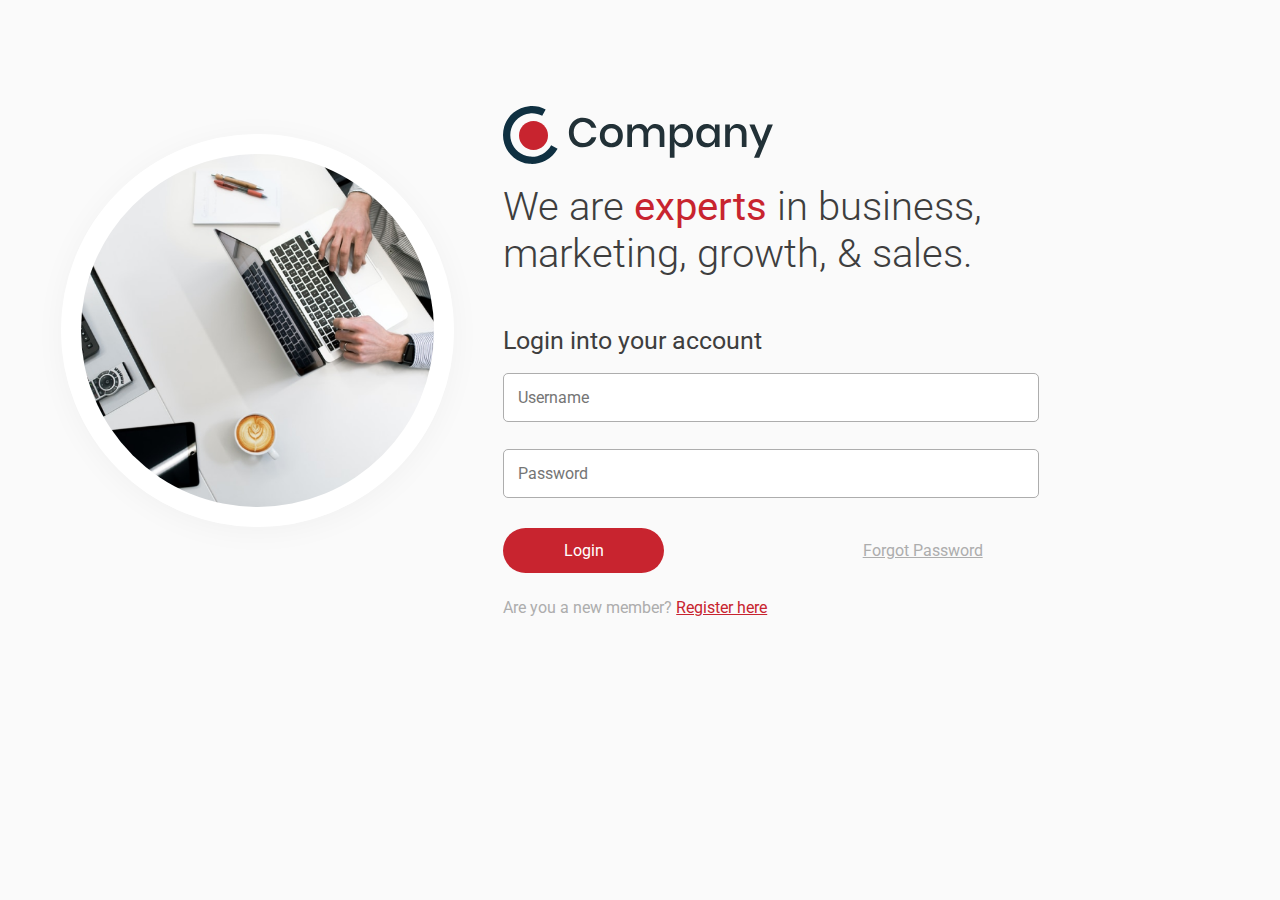
<file: index.html>
<!DOCTYPE html>
<html lang="en">

<head>
    <meta charset="UTF-8">
    <meta http-equiv="X-UA-Compatible" content="IE=edge">
    <meta name="viewport" content="width=device-width, initial-scale=1.0">
    <title>Login Page</title>
    <link rel="stylesheet" href="css/bootstrap.min.css">
    <link rel="stylesheet" href="css/style.css">
</head>

<body>
    <!-- <div class="container">
        <div class="row">
            <div class="col-6">
                <img class="heroimg" alt="hero image" src="images/hero-image.png">
            </div>
            <div class="col-6">
                <img class="logo" alt="Company logo" src="images/logo.svg">
                <p class="company-text">We are <span class="sub-text">expert</span> in business, marketing, & sales. </p>
                <p class="login-text">Login into your account</p>
                <input class="username" type="text" placeholder="Username">
                <input class="password" type="text" placeholder="Password">
                <input class="button" type="submit" value="Login">

                <a href="#" class="forgotbutton">Forgot Password</a>
                <p class="text">Are you a new Member?</p>

                <a href="#" class="register">Register here</a>

            </div>
        </div>




    </div> -->
    <div class="container-fluid">
        <div class="container1">

            <img src="/images/hero-image.png" class="heroimg" alt="hero-image">
        </div>



        <div class="container2">
            <img src="./images/logo.svg" class="logo" alt="logo">
            <p class="cotext">We are <strong class="register">experts</strong> in business, marketing, growth, & sales.</p>
            <p class="logintext">Login into your account</p>
            <input type="text" name="username" placeholder="Username">
            <input type="password" name="password" placeholder="Password">
            <div class="container3">
                <button class="loginbtn">Login</button>



                <a href="#" style="color:#ADADAD">Forgot Password</a>
            </div>
            <p style="color:#ADADAD">Are you a new member? <a href="#" class="register">Register here</a></p>


        </div>

    </div>


</body>

</html>
</file>
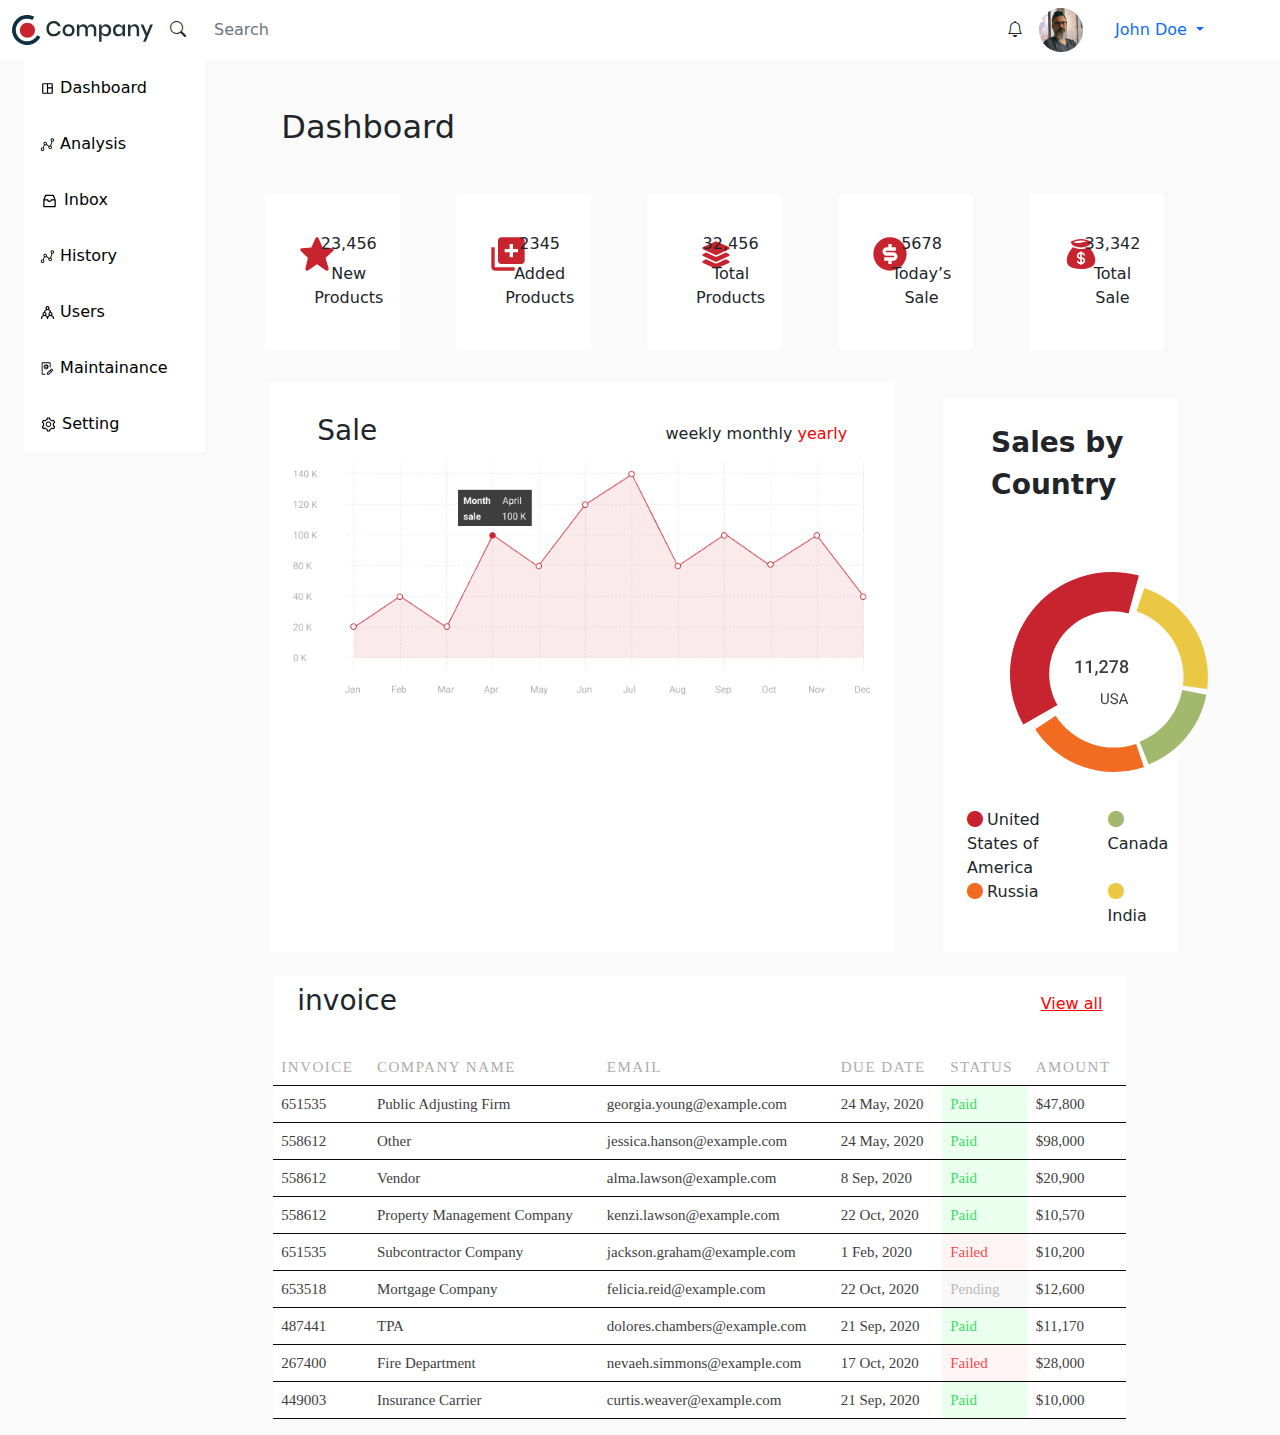
<file: Dashoard.html>
<!DOCTYPE html>
<html>

<head>
    <meta charset="utf-8" />
    <meta http-equiv="X-UA-Compatible" content="IE=edge" />
    <title>Dashboard</title>
    <meta name="viewport" content="width=device-width, initial-scale=1" />
    <link rel="stylesheet" type="text/css" media="screen" href="css/bootstrap.min.css" />
    <link rel="stylesheet" type="text/css" media="screen" href="css/Dashord.css" />
    <link href="https://cdn.jsdelivr.net/npm/bootstrap@5.3.0-alpha1/dist/css/bootstrap.min.css" rel="stylesheet" integrity="sha384-GLhlTQ8iRABdZLl6O3oVMWSktQOp6b7In1Zl3/Jr59b6EGGoI1aFkw7cmDA6j6gD" crossorigin="anonymous">
    <link rel="stylesheet" href="https://cdn.jsdelivr.net/npm/bootstrap-icons@1.10.3/font/bootstrap-icons.css">

    <script src="js/bootstrap.bundle.min.js"></script>




</head>


<body>

    <body style="background-color: #FAFAFA;">


        <nav class="navbar navbar-expand-lg " style="background-color: white;">
            <div class="container-fluid">

                <button class="navbar-toggler" type="button" data-bs-toggle="collapse" data-bs-target="#sidebarMenu" aria-controls="sidebarMenu" aria-expanded="false" aria-label="Toggle navigation">
              <span class="navbar-toggler-icon">
              </span>
        
           </button>


                <img src="./images/header-logo.svg">

                <button class="navbar-toggler" type="button" data-bs-toggle="collapse" data-bs-target="#navbarSupportedContent" aria-controls="navbarSupportedContent" aria-expanded="false" aria-label="Toggle navigation">
              <span class="navbar-toggler-icon">
              </span>
        
           </button>
                <div class="collapse navbar-collapse" id="navbarSupportedContent">
                    <ul class="navbar-nav me-auto mb-2 mb-lg-0">
                        <form class="d-flex ms-3" role="search">
                            <i class="bi bi-search my-auto"></i>

                            <input class="form-control me-2 ms-3 border-0 " style="width: 60vw; background-color: white;" type="search" placeholder="Search" aria-label="Search">

                        </form>
                    </ul>
                    <div class="d-flex">
                        <i class="bi bi-bell my-auto"></i>
                        <img src="./images/profile.png" class="ms-3">


                        <div class="dropdown-center my-auto">
                            <a class="nav-link dropdown-toggle ms-3 me-5" href="#" role="button" data-bs-toggle="dropdown" aria-expanded="false">
          John Doe
          </a>

                            <ul class="dropdown-menu dropdown-menu-end dropdown-menu-lg-start">
                                <li><a class="dropdown-item" href="#">Action 1</a></li>
                                <li><a class="dropdown-item" href="#">Action 2 </a></li>
                                <li><a class="dropdown-item" href="#">Action 3 </a></li>
                            </ul>
                        </div>

                    </div>
                </div>
            </div>
        </nav>


        <div class="row container-fluid">
            <div id="sidebarMenu" class="col-lg-2  d-lg-block d-xl-block d-xxl-block ">
                <nav class=" d-lg-block  bg-white my-auto">
                    <div class="position-sticky">
                        <div class="sidebar">

                            <a href="#element1">
                                <img src="images\dashboard-default.svg" alt="non" style="top: 119px;
        left: 48px;
        width: 15px;
        height: 15px;"> Dashboard</a>

                            <a href="#element2"> <img src="images\graph-default.svg" alt="non" style="top: 119px;
        left: 48px;
        width: 15px;
        height: 15px;"> Analysis</a>

                            <a href="#element3"> <img src="images\inbox-default.svg" alt="non" style="top: 171px;
        left: 46px;
        width: 19px;
        height: 18px;"> Inbox</a>

                            <a href="#element4">
                                <img src="images\graph-default.svg" alt="non" style="top: 119px;
        left: 48px;
        width: 15px;
        height: 15px;"> History</a>
                            <a href="#element5"><img src="images\user-default.svg" alt="non" style="top:339px;
        left: 49px;
        width: 15px;
        height: 15px;"> Users</a>

                            <a href="#element6"> <img src="images\maintenance-default.svg" alt="non" style="top: 119px;
        left: 48px;
        width: 15px;
        height: 15px;"> Maintainance</a>
                            <a href="#element7"> <img src="images\setting-default.svg" alt="non" style="top: 436px;
        left: 47px;
        width: 17px;
        height: 17px;"> Setting</a>
                        </div>
                    </div>
                </nav>

            </div>
            <!-- Sidebar -->

            <div class="col-lg-10 px-5">
                <h2 class="my-5 ms-3">Dashboard</h2>
                <div class="row">
                    <div class="col-lg-2 col-md-6 col-sm-12 mb-2 ">
                        <div class="card border-0">
                            <div class=" row card-body">
                                <div class="col-3"><img src="images/star.svg" class="py-4 ps-3"></div>
                                <div class="col-9 py-4">
                                    <h6 class="card-title" style="text-align: center;">23,456</h6>
                                    <p class="card-text " style="text-align: center;">New Products</p>
                                </div>
                            </div>
                        </div>
                    </div>

                    <div class="col-lg-2 col-md-6 col-sm-12 mb-2 ms-auto">
                        <div class="card border-0">
                            <div class=" row card-body">
                                <div class="col-3"><img src="images/new-product.svg" class="py-4 ps-3"></div>
                                <div class="col-9 py-4">
                                    <h6 class="card-title" style="text-align: center;">2345</h6>
                                    <p class="card-text " style="text-align: center;">Added Products</p>
                                </div>
                            </div>
                        </div>
                    </div>

                    <div class="col-lg-2 col-md-6 col-sm-12 mb-2 ms-auto">
                        <div class="card border-0">
                            <div class=" row card-body">
                                <div class="col-3"><img src="images/total-product.svg" class="py-4 ps-3" style="width:90px; height:90px;"></div>
                                <div class="col-9 py-4">
                                    <h6 class="card-title" style="text-align: center;">32,456</h6>
                                    <p class="card-text " style="text-align: center;">Total Products</p>
                                </div>
                            </div>
                        </div>
                    </div>

                    <div class="col-lg-2 col-md-6 col-sm-12 mb-2 ms-auto">
                        <div class="card border-0">
                            <div class=" row card-body">
                                <div class="col-3"><img src="images/dollar-filled.svg" class="py-4 ps-3"></div>
                                <div class="col-9 py-4">
                                    <h6 class="card-title" style="text-align: center;">5678</h6>
                                    <p class="card-text " style="text-align: center;">Today’s Sale</p>
                                </div>
                            </div>
                        </div>
                    </div>

                    <div class="col-lg-2 col-md-6 col-sm-12 mb-2 mx-auto">
                        <div class="card border-0">
                            <div class=" row card-body">
                                <div class="col-3"><img src="images/money-bag.svg" class="py-4 ps-3"></div>
                                <div class="col-9 py-4">
                                    <h6 class="card-title" style="text-align: center;">33,342</h6>
                                    <p class="card-text " style="text-align: center;">Total Sale</p>
                                </div>
                            </div>
                        </div>
                    </div>



                </div>

                <div class="row ms-1 mt-4">
                    <div class="col-lg-8 col-md-12 col-sm-12 p-4" style="background-color: white;">
                        <div class="col-12">
                            <nav class="navbar " style="background-color: white;">
                                <div class="container-fluid">
                                    <h3>Sale</h3>
                                    <span class="navbar-text">
        <span>weekly </span>
                                    <span>monthly </span>
                                    <span style="color:red ;">yearly</span>
                                    </span>
                                </div>

                            </nav>
                        </div>
                        <img src="images/data-graph.png" class="img img-fluid w-100">
                    </div>

                    <div class="col-lg-3 col-md-12 col-sm-12 ms-lg-5 ms-md-auto p-4 mt-3" style="background-color: white;">
                        <div class="row">
                            <div class="col-12">
                                <div class="container-fluid">
                                    <div class="d-block">
                                        <p class=" text-break fs-3 fw-bold">Sales by Country</p>
                                    </div>
                                    <br>
                                    <div>
                                        <img src="images/pie-chart.svg" class="py-2" style="display: block; margin-left: auto; margin-right: auto;">
                                    </div>
                                    <span class="dot" style="height: 18px; width: 18px;"></span>
                                </div>
                            </div>
                            <div class="col-8"><i class="bi bi-circle-fill me-1" style="color: #C8242F"></i>United States of America</div>
                            <div class="col-4 ">
                                <i class="bi bi-circle-fill me-1" style="color: #A2B86C"></i>Canada
                            </div>
                            <!-- <div class="col-4"><i class="bi bi-circle-fill me-1" style="color: #A2B86C"></i>Canada</div> -->

                            <div class="col-8"><i class="bi bi-circle-fill me-1" style="color: #F16C20"></i>Russia</div>
                            <div class="col-4"><i class="bi bi-circle-fill me-1" style="color: #EBC844"></i>India</div>

                        </div>
                    </div>
                </div>

                <div class="row">
                    <div class="col-12 mt-4 ms-2">
                        <div class="col-11" style="background-color: white;">
                            <nav class="navbar">
                                <div class="container-fluid ">
                                    <h3>invoice</h3>
                                    <a href="#" style="color: red;"><span>View all</span></a>
                                </div>
                            </nav>
                            <table class="table mt-3">
                                <tbody>
                                    <tr style="color: #ADADAD;">
                                        <th scope="col">INVOICE</th>
                                        <th scope="col">COMPANY NAME</th>
                                        <th scope="col">EMAIL</th>
                                        <th scope="col">DUE DATE</th>
                                        <th scope="col">STATUS</th>
                                        <th scope="col">AMOUNT</th>
                                    </tr>
                                    <tr>
                                        <td>651535</td>
                                        <td>Public Adjusting Firm</td>
                                        <td>georgia.young@example.com</td>
                                        <td>24 May, 2020</td>
                                        <td style="background-color: #EBFFEF; color: #3CDD5F; ">Paid</td>
                                        <td>$47,800</td>
                                    </tr>
                                    <tr>
                                        <td>558612</td>
                                        <td>Other</td>
                                        <td>jessica.hanson@example.com</td>
                                        <td>24 May, 2020</td>
                                        <td style="background-color: #EBFFEF; color: #3CDD5F; ">Paid</td>
                                        <td>$98,000</td>
                                    </tr>
                                    <tr>

                                        <td>558612</td>
                                        <td>Vendor</td>
                                        <td>alma.lawson@example.com</td>
                                        <td>8 Sep, 2020</td>
                                        <td style="background-color: #EBFFEF; color: #3CDD5F; border: 2px ;">Paid
                                        </td>
                                        <td>$20,900</td>
                                    </tr>
                                    <tr>

                                        <td>558612</td>
                                        <td>Property Management Company</td>
                                        <td>kenzi.lawson@example.com</td>
                                        <td>22 Oct, 2020</td>
                                        <td style="background-color: #EBFFEF; color: #3CDD5F; ">Paid</td>
                                        <td>$10,570</td>
                                    </tr>
                                    <tr>

                                        <td>651535</td>
                                        <td>Subcontractor Company </td>
                                        <td>jackson.graham@example.com</td>
                                        <td>1 Feb, 2020</td>
                                        <td style="background-color: #FFF5F5; color: #FF4545; ">Failed</td>
                                        <td>$10,200</td>
                                    </tr>
                                    <tr>

                                        <td>653518</td>
                                        <td>Mortgage Company</td>
                                        <td>felicia.reid@example.com</td>
                                        <td>22 Oct, 2020</td>
                                        <td style="background-color:#F8F8F8 ; color:#BABABA ;">Pending</td>
                                        <td>$12,600</td>
                                    </tr>
                                    <tr>

                                        <td>487441</td>
                                        <td>TPA</td>
                                        <td>dolores.chambers@example.com</td>
                                        <td>21 Sep, 2020</td>
                                        <td style="background-color: #EBFFEF; color: #3CDD5F; ">Paid</td>
                                        <td>$11,170</td>
                                    </tr>
                                    <tr>

                                        <td>267400</td>
                                        <td>Fire Department</td>
                                        <td>nevaeh.simmons@example.com</td>
                                        <td>17 Oct, 2020</td>
                                        <td style="background-color: #FFF5F5; color: #FF4545; ">Failed</td>
                                        <td>$28,000</td>
                                    </tr>
                                    <tr>

                                        <td>449003</td>
                                        <td>Insurance Carrier</td>
                                        <td>curtis.weaver@example.com</td>
                                        <td>21 Sep, 2020</td>
                                        <td style="background-color: #EBFFEF; color: #3CDD5F; ">Paid</td>
                                        <td>$10,000</td>
                                    </tr>

                                </tbody>
                            </table>
                        </div>
                    </div>

                </div>



            </div>
        </div>

        <script src="https://cdn.jsdelivr.net/npm/@popperjs/core@2.11.6/dist/umd/popper.min.js" integrity="sha384-oBqDVmMz9ATKxIep9tiCxS/Z9fNfEXiDAYTujMAeBAsjFuCZSmKbSSUnQlmh/jp3" crossorigin="anonymous"></script>
        <script src="https://cdn.jsdelivr.net/npm/bootstrap@5.3.0-alpha1/dist/js/bootstrap.min.js" integrity="sha384-mQ93GR66B00ZXjt0YO5KlohRA5SY2XofN4zfuZxLkoj1gXtW8ANNCe9d5Y3eG5eD" crossorigin="anonymous"></script>






        <!-- <div class="container main">

        


    </body>

</html>
</file>
<file: css/style.css>
@import url('https://fonts.googleapis.com/css2?family=Roboto:wght@300;400&display=swap');
body {
    background: #FAFAFA 0% 0% no-repeat padding-box;
    opacity: 1;
    font-family: 'Roboto';
}

@media screen and (min-width: 1050px) {
    .container-fluid {
        display: flex;
        align-items: center;
        justify-content: space-between;
    }
    .heroimg {
        margin-top: 13px;
        margin-left: 10%;
        margin-right: 10%;
        width: 80%;
        height: 37%;
    }
    .cotext {
        width: 67%;
    }
    .loginbtn {
        width: 21%;
    }
    .container2 {
        margin-top: 106px;
    }
}

@media screen and (max-width:1050px) {
    .container2 {
        width: 70%;
        margin: auto;
        margin-top: 30px;
    }
    .heroimg {
        /* margin-top: 13px; */
        margin-left: 20%;
        margin-right: 20%;
        width: 60%;
        height: 60%;
    }
    .loginbtn {
        width: 21%;
    }
}

@media screen and (max-width:600px) {
    .container3 {
        flex-direction: column;
    }
    .loginbtn {
        width: 40%
    }
    .cotext {
        font: normal normal 300 30px/47px Roboto;
    }
    .container2 {
        margin-left: 139px;
    }
    /* .heroimg {
         width: 306px;
     } */
}

@media screen and (min-width:600px) {
    .container3 {
        align-items: center;
    }
    .cotext {
        font: normal normal 300 40px/47px Roboto;
    }
}


/* .container-fluid {
     margin-left: 130px;
 } */

.heroimg {
    margin-top: 25px;
    border-radius: 50%;
    box-shadow: 0px 4px 31px #0000000A;
    border: 20px solid #FFFFFF;
    opacity: 1;
}

.container2 {
    display: flex;
    flex-direction: column;
}

.logo {
    width: 272px;
    height: 58px;
}

.cotext {
    margin-top: 19px;
    text-align: left;
    /* font: normal normal 300 40px/47px Roboto; */
    letter-spacing: 0px;
    color: #3E3E3E;
    opacity: 1;
}

.register {
    color: #C8242F;
}

.logintext {
    margin-top: 31px;
    text-align: left;
    font: normal normal normal 25px/33px Roboto;
    letter-spacing: 0px;
    color: #3E3E3E;
    opacity: 1;
}

.container2 input {
    padding-left: 14px;
    margin-bottom: 27px;
    width: 70%;
    height: 49px;
    background: #FFFFFF 0% 0% no-repeat padding-box;
    border: 1px solid #ADADAD;
    border-radius: 5px;
    opacity: 1;
}

.container3 {
    margin-top: 3px;
    margin-bottom: 23px;
    display: flex;
    /* justify-content: space-between; */
}

.loginbtn {
    height: 45px;
    margin-right: 26%;
    background: #C8242F 0% 0% no-repeat padding-box;
    border-radius: 23px;
    border: none;
    color: white;
}
</file>
<file: css/Dashord.css>
.navbar-toggler {
    background-color: #3E3E3E;
    font-size: 84%;
}

.d-pie-dot {
    width: 18px;
    height: 18px;
    border-radius: 50%;
}

.dot2 {
    margin-left: 26px;
    background: #A2B86C 0% 0% no-repeat padding-box;
}

body {
    background-color: #FAFAFA
}

.nav {
    background-color: white;
}

.sidebar {
    margin: 0;
    padding: 0;
    width: 100%;
    background: #FFFFFF 0% 0% no-repeat padding-box;
    position: initial;
    height: 100%;
    overflow: auto;
}

.sidebar a {
    display: block;
    color: black;
    padding: 16px;
    text-decoration: none;
}

.sidebar a.active {
    background-color: #aa0404;
    color: white;
}

.sidebar a:hover:not(.active) {
    background: #FFF3F4 0% 0% no-repeat padding-box;
    color: rgb(194, 18, 18);
}

div.content {
    margin-left: 200px;
    padding: 1px 16px;
    height: 100%;
}

@media screen and (max-width: 1000px) {
    .sidebar {
        width: 100%;
        height: auto;
        position: relative;
    }
    .sidebar a {
        float: left;
    }
    div.content {
        margin-left: 0;
    }
}

@media screen and (max-width: 400px) {
    .sidebar a {
        text-align: center;
        float: none;
    }
}

table {
    display: block;
    overflow-x: auto;
    white-space: nowrap;
}

table tbody {
    display: table;
    width: 100%;
}

th {
    text-align: left;
    font: normal normal normal 15px/20px Roboto;
    letter-spacing: 1.5px;
    color: #ADADAD;
    opacity: 1;
}

tr {
    text-align: left;
    font: normal normal normal 15px/20px Roboto;
    letter-spacing: 0px;
    color: #3E3E3E;
    opacity: 1;
    border-bottom: 1px solid rgb(10, 9, 9);
}
</file>
